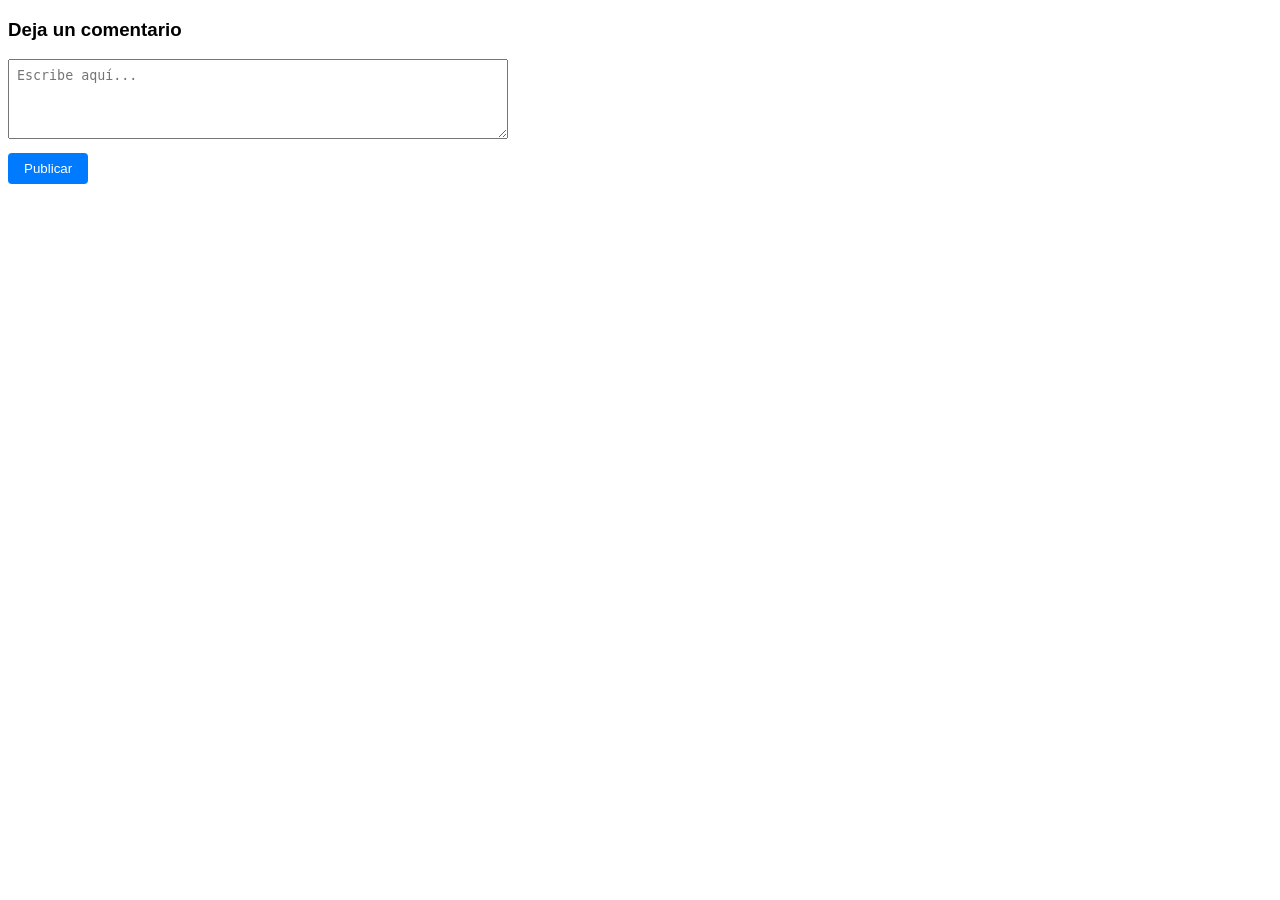
<file: opiniones/index.html>
<!DOCTYPE html>
<html lang="es">
<head>
  <meta charset="UTF-8">
  <title>Sección de Comentarios</title>
  <style>
    .comment-section { max-width: 500px; font-family: Arial, sans-serif; }
    #comment-input { width: 100%; height: 80px; margin-bottom: 10px; padding: 8px; box-sizing: border-box; }
    #submit-btn { padding: 8px 16px; background-color: #007bff; color: white; border: none; border-radius: 4px; cursor: pointer; }
    #submit-btn:hover { background-color: #0056b3; }
    .comment-box { background-color: #f8f9fa; padding: 12px; margin-top: 15px; border-left: 4px solid #007bff; border-radius: 4px; }
  </style>
</head>
<body>

  <div class="comment-section">
    <h3>Deja un comentario</h3>
    <textarea id="comment-input" placeholder="Escribe aquí..."></textarea>
    <button id="submit-btn">Publicar</button>
    <div id="comments-list"></div>
  </div>

  <script>
    document.getElementById('submit-btn').addEventListener('click', function(event) {
      event.preventDefault(); // Evita recargas si está dentro de un formulario
      const input = document.getElementById('comment-input');
      const commentText = input.value.trim();

      if (commentText !== "") {
        const commentsList = document.getElementById('comments-list');
        const newComment = document.createElement('div');
        newComment.className = 'comment-box';
        newComment.innerText = commentText;
        
        commentsList.prepend(newComment);
        input.value = "";
      }
    });
  </script>
</body>
</html>
</file>
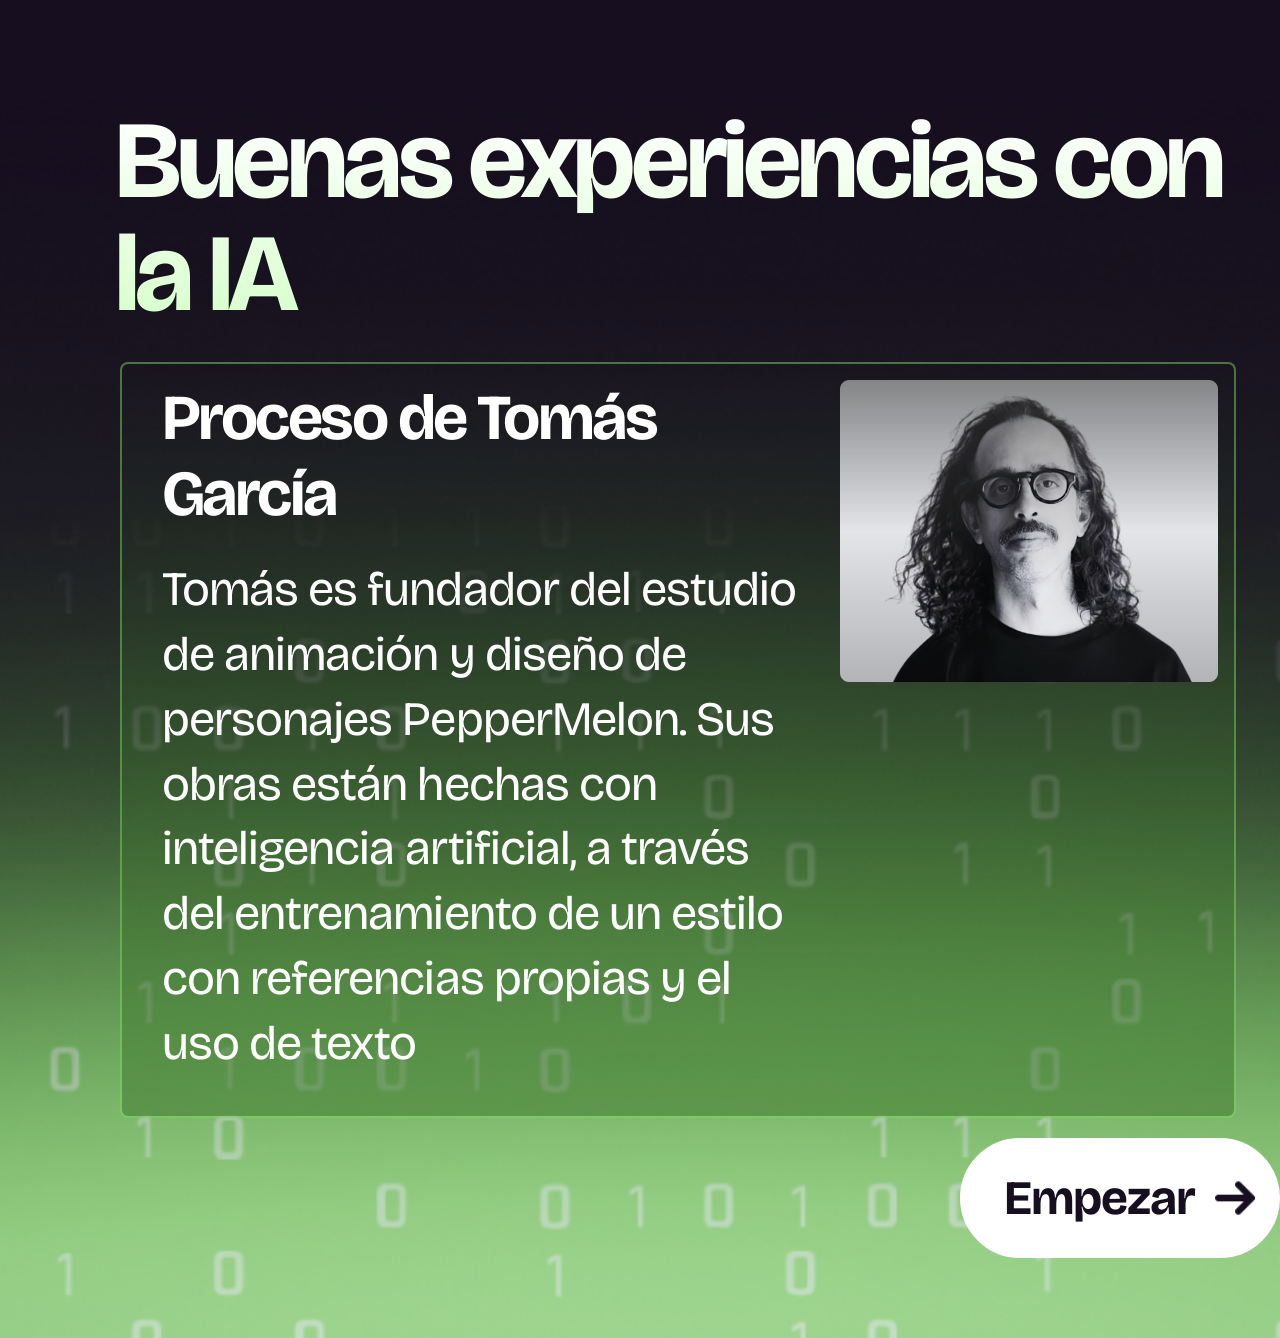
<file: nucleo3/nucleo3.1.html>
<!DOCTYPE html>
<html lang="en">
<head>
    <meta charset="UTF-8">
    <meta name="viewport" content="width=device-width, initial-scale=1.0">

    <title>¿Cómo pasa una IA de del ruido a una imagen?</title>

    <link rel="preconnect" href="https://fonts.googleapis.com">
    <link rel="preconnect" href="https://fonts.gstatic.com" crossorigin>
    <link href="https://fonts.googleapis.com/css2?family=Bricolage+Grotesque:opsz,wght@12..96,200..800&display=swap" rel="stylesheet">

    <link rel="stylesheet" href="./estilo.css">

    <link rel="stylesheet" href="nucleo3.2.html">


</head>
<body>

    <div class="pantalla4">

    <div class="columna-texto">
        <header>
            <h1 class="titulo-degradado">Buenas experiencias con la IA</h1>
        </header>
            <main class="tarjeta">
                <div class="seguidillaTarjetas">
                <div class="tarjetaDegradadoVerde">
                    <div class="textoIzq">
                    <h4>Proceso de Tomás García</h4>
                    <p>Tomás es fundador del estudio de animación y diseño de personajes PepperMelon. Sus obras están hechas con inteligencia artificial, a través del entrenamiento de un estilo con referencias propias y el uso de texto</p>
                    </div>
                    <img src="img/obras-tomas-garcia.png" alt="" class = "imgTomasG">
                </div>
                </div>
            </main>
        <footer>
            <a href="nucleo3.2.html" class="boton1">
                Empezar
                <img src="img/Flecha derecha.png" alt="">
            </a>


            
        </footer>
    </div>


</div>


</body>
</html>
</file>
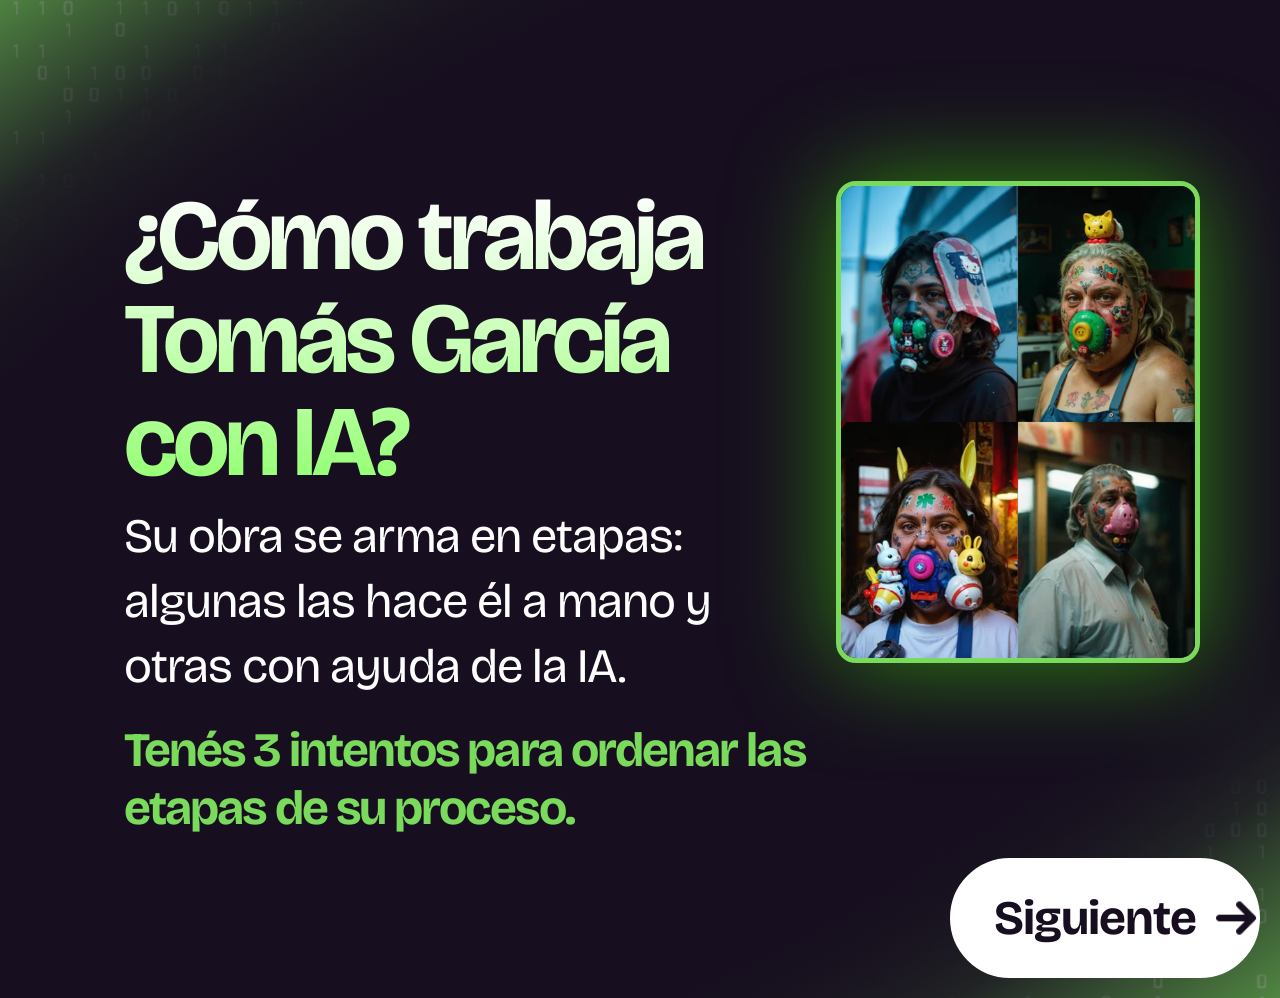
<file: nucleo3/nucleo3.2.html>
<!DOCTYPE html>
<html lang="en">
<head>
    <meta charset="UTF-8">
    <meta name="viewport" content="width=device-width, initial-scale=1.0">

    <title>¿Cómo pasa una IA de del ruido a una imagen?</title>

    <link rel="preconnect" href="https://fonts.googleapis.com">
    <link rel="preconnect" href="https://fonts.gstatic.com" crossorigin>
    <link href="https://fonts.googleapis.com/css2?family=Bricolage+Grotesque:opsz,wght@12..96,200..800&display=swap" rel="stylesheet">

    <link rel="stylesheet" href="./estilo.css">

    <link rel="stylesheet" href="nucleo3.3.html">


</head>
<body class="bodynucleo2">
<style>



</style>
    <div class="pantalla4">

    <div class="columna-texto">
        <header>

        </div>
        </header>
            <main>
            <div class="contenTituloImagen">
                    <div class="textoIzq">
                    <h1 class="titulo-degradado3">¿Cómo trabaja Tomás García con IA?</h1>
                    <p>Su obra se arma en etapas: algunas las hace él a mano y otras con ayuda de la IA.</p>
                    <h3 class="resaltado1">Tenés 3 intentos para ordenar las etapas de su proceso.</h3>
                    </div>
            
                <img src="img/tomas-garcia-ejemplos.png" alt="" class = "ejTomasG">
            </main>
            </div>
        <footer>
            <a href="nucleo3.3.html" class="boton1">
                Siguiente
                <img src="img/Flecha derecha.png" alt="">
            </a>


            
        </footer>
    </div>


</div>


</body>
</html>
</file>
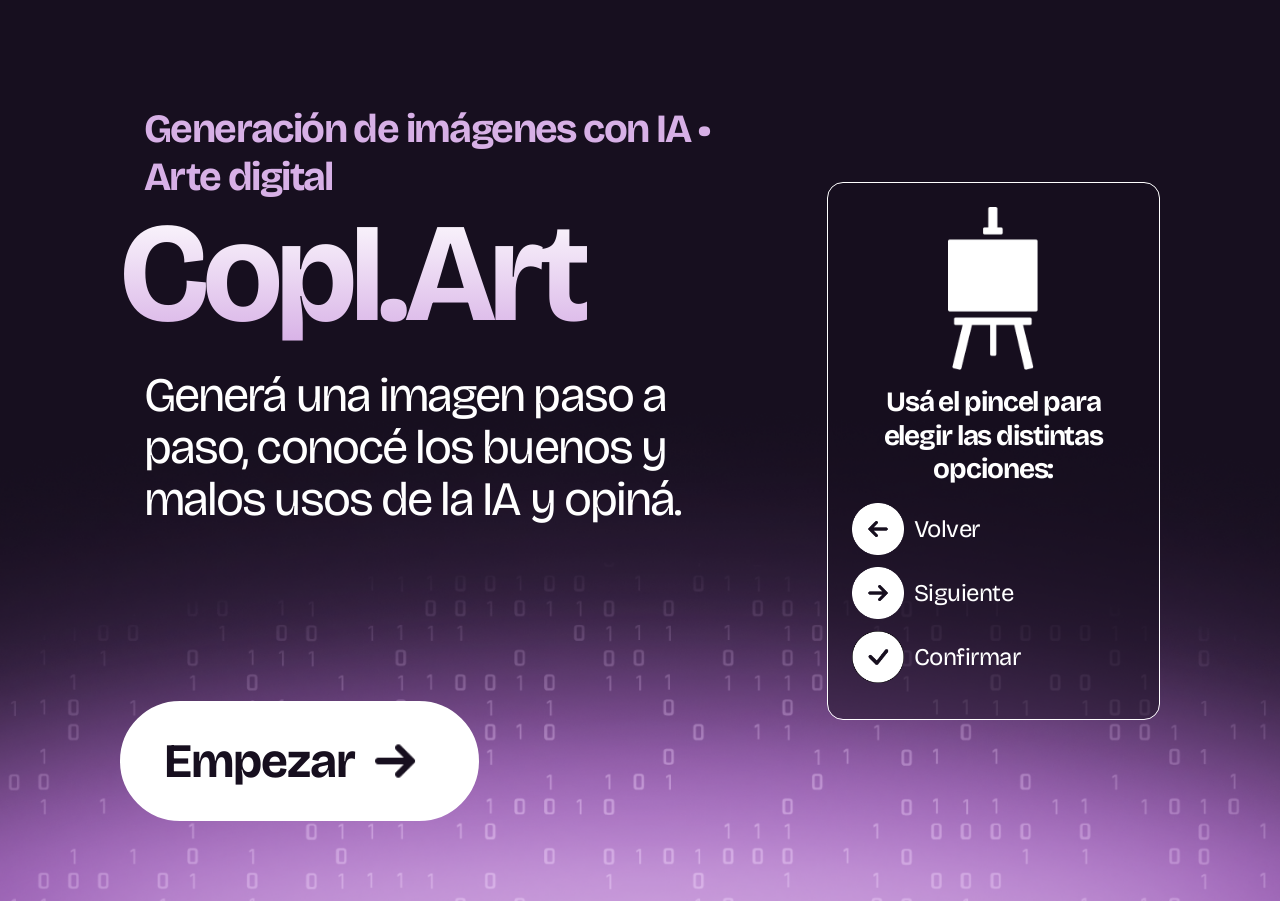
<file: infografia4-main/taller tpfinal/nucleo1/nucleo1.1.html>
<!DOCTYPE html>
<html lang="en">
<head>
    <meta charset="UTF-8">
    <meta name="viewport" content="width=device-width, initial-scale=1.0">

    <title>Generación de imágenes con IA • Arte digital</title>

    <link rel="preconnect" href="https://fonts.googleapis.com">
    <link rel="preconnect" href="https://fonts.gstatic.com" crossorigin>
    <link href="https://fonts.googleapis.com/css2?family=Bricolage+Grotesque:opsz,wght@12..96,200..800&display=swap" rel="stylesheet">

    <link rel="stylesheet" href="./estilo.css">

    <link rel="stylesheet" href="nucleo1.2.html">


</head>
<body>

    <div class="pantalla1">

    <div class="columna-texto">

        <header>
            <h4 class="resaltado1">Generación de imágenes con IA • Arte digital</h4>
            <h1 class="titulo-degradado2">CopI.Art</h1>
            <h2 class="subtitulo">Generá una imagen paso a paso, conocé los buenos y malos usos de la IA y opiná.</h2>
        </header>

        <footer>
            <a href="nucleo1.2.html" class="boton1">
                Empezar
                <img src="img/Flecha derecha.png" alt="">
            </a>
        </footer>

    </div>

    <main class="tarjeta">
        <div class="contenedorTarjeta">
            <img src="img/atril.png" alt="atril" class="imgAtril">
            <h4>Usá el pincel para elegir las distintas opciones:</h4>

            <div class="opciones">
                <img src="img/Botón Volver.png" alt="Volver">
                <p>Volver</p>
            </div>

            <div class="opciones">
                <img src="img/Botón Avanzar.png" alt="Avanzar">
                <p>Siguiente</p>
            </div>

            <div class="opciones">
                <img src="img/Botón Confirmar RONDA 1.png" alt="Confirmar">
                <p>Confirmar</p>
            </div>
        </div>
    </main>

</div>


</body>
</html>
</file>
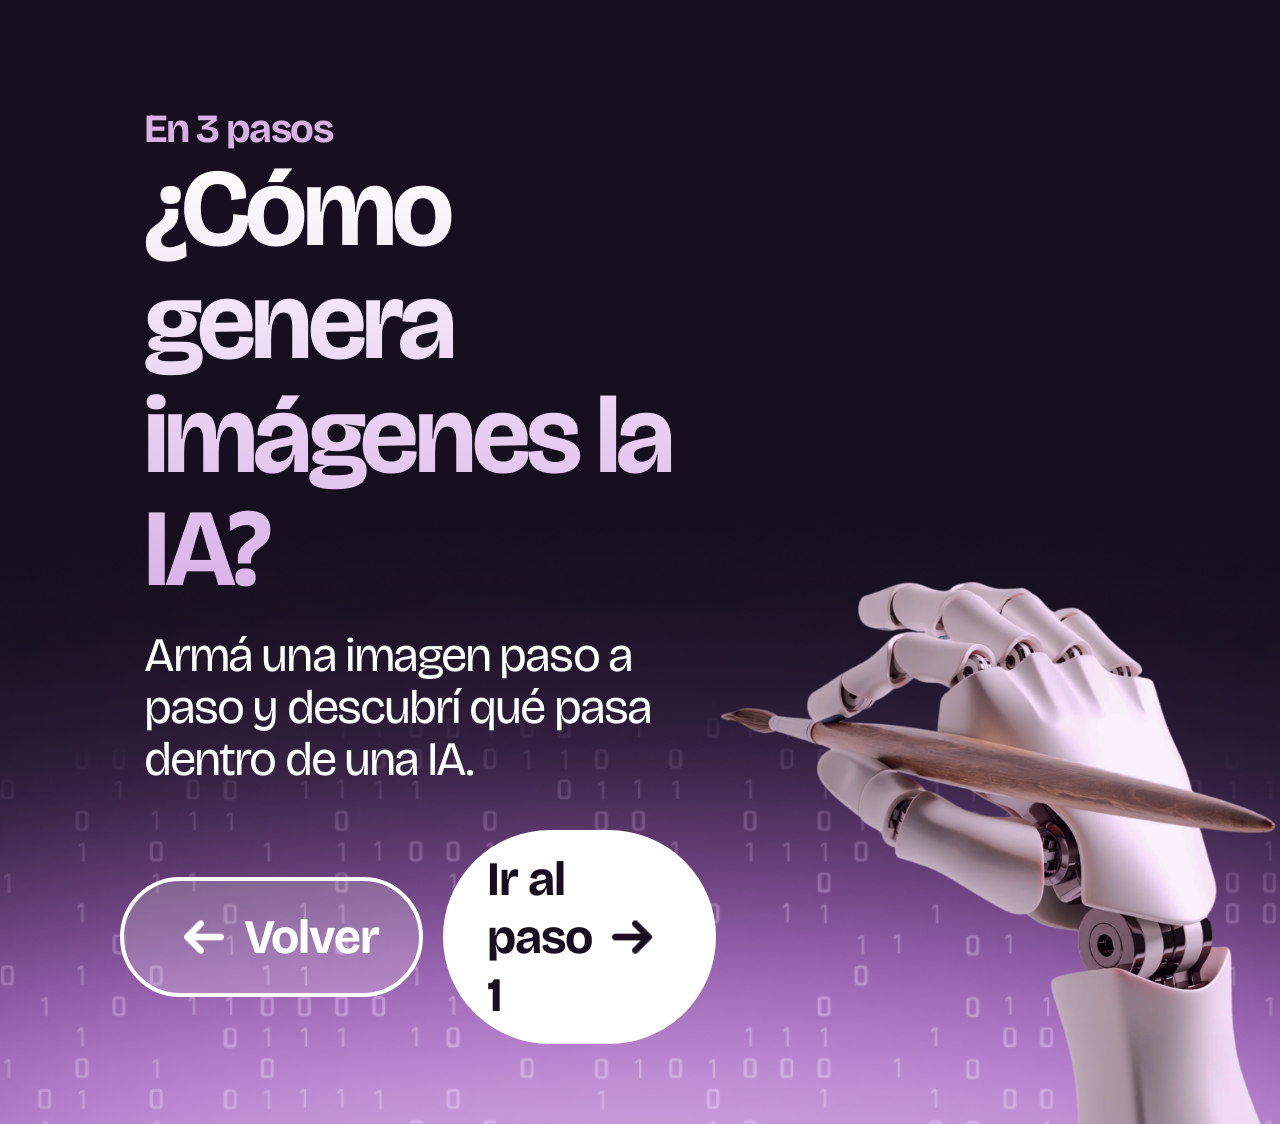
<file: infografia4-main/taller tpfinal/nucleo1/nucleo1.2.html>
<!doctype html>
<html lang="en">
  <head>
    <meta charset="UTF-8" />
    <meta name="viewport" content="width=device-width, initial-scale=1.0" />

    <title>Generación de imágenes con IA • Arte digital</title>

    <link rel="preconnect" href="https://fonts.googleapis.com" />
    <link rel="preconnect" href="https://fonts.gstatic.com" crossorigin />
    <link
      href="https://fonts.googleapis.com/css2?family=Bricolage+Grotesque:opsz,wght@12..96,200..800&display=swap"
      rel="stylesheet"
    />

    <link rel="stylesheet" href="./estilo.css" />

    <link rel="stylesheet" href="nucleo1.1.html" />
  </head>
  <body>
    <div class="pantalla2">
      <div class="columna-texto">
        <header>
          <h4 class="resaltado1">En 3 pasos</h4>
          <h1 class="titulo-degradado">¿Cómo genera imágenes la IA?</h1>
          <h2 class="subtitulo">
            Armá una imagen paso a paso y descubrí qué pasa dentro de una IA.
          </h2>
        </header>

        <footer>
          <a href="nucleo1.1.html" class="boton2">
            <img src="img/Flecha izquierda.png" alt="" />
            Volver
          </a>
          <a href="paso1-prompt.html" class="boton1">
            Ir al paso 1
            <img src="img/Flecha derecha.png" alt="" />
          </a>
        </footer>
      </div>

      <main>
        <img src="img/Mano.png" alt="mano" class="imgMano" />
      </main>
    </div>
  </body>
</html>
</file>
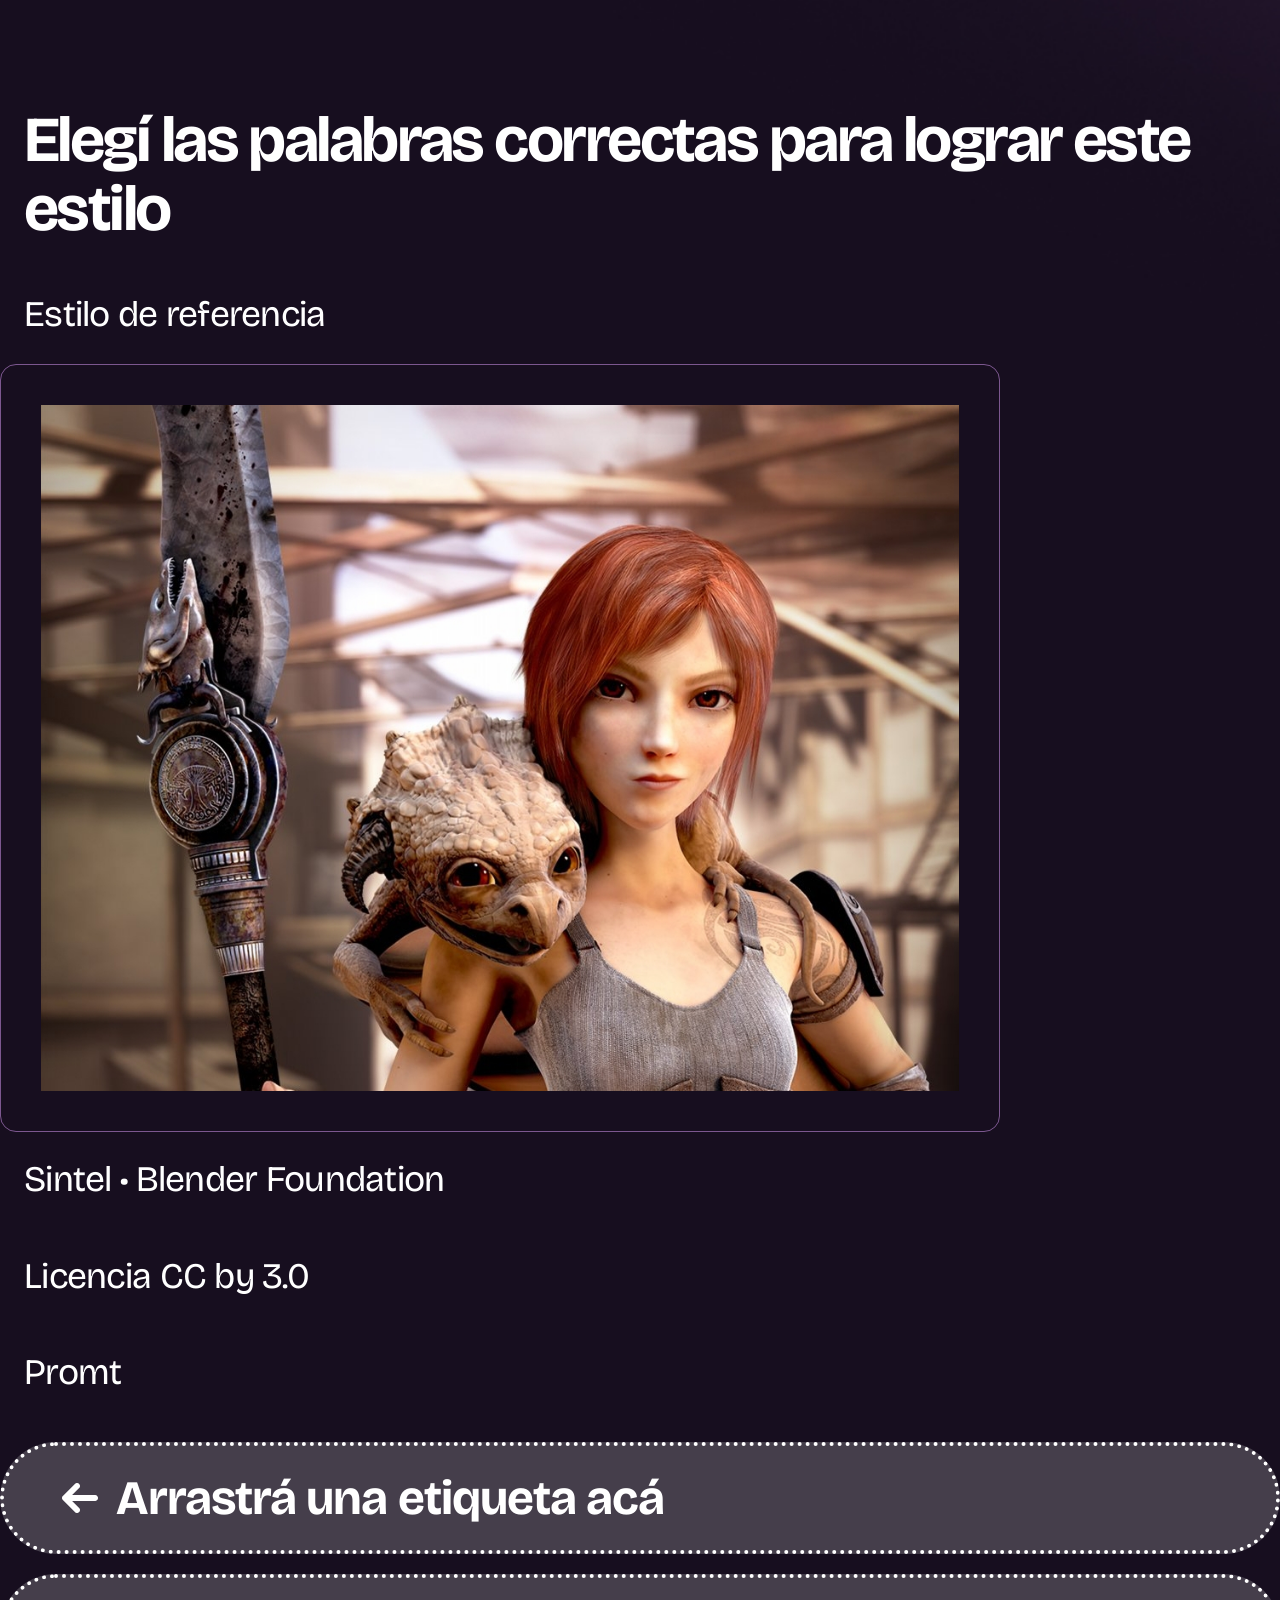
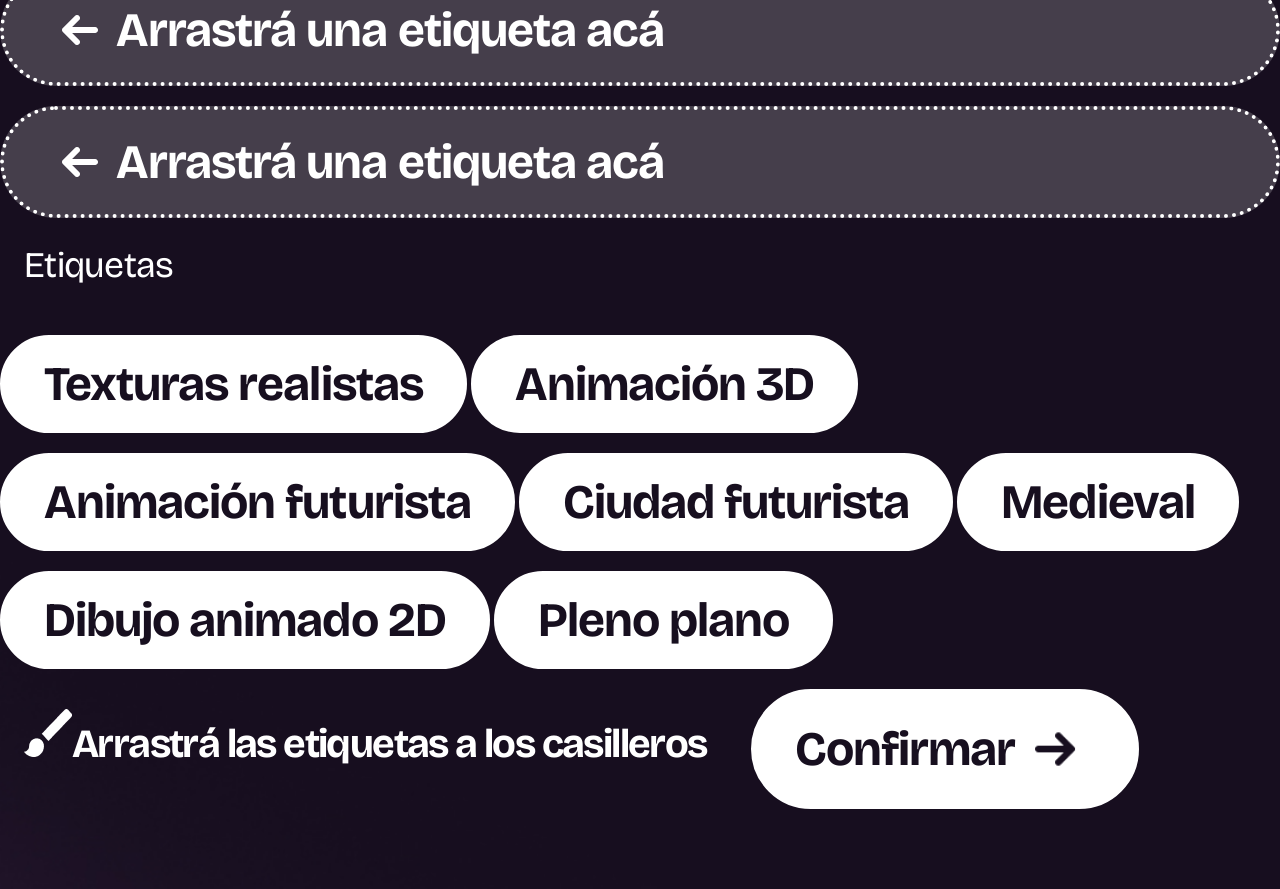
<file: infografia4-main/taller tpfinal/nucleo1/nucleo1.3.html>
<!doctype html>
<html lang="en">
  <head>
    <meta charset="UTF-8" />
    <meta name="viewport" content="width=device-width, initial-scale=1.0" />

    <title>Generación de imágenes con IA • Arte digital</title>

    <link rel="preconnect" href="https://fonts.googleapis.com" />
    <link rel="preconnect" href="https://fonts.gstatic.com" crossorigin />
    <link
      href="https://fonts.googleapis.com/css2?family=Bricolage+Grotesque:opsz,wght@12..96,200..800&display=swap"
      rel="stylesheet"
    />

    <link rel="stylesheet" href="./estilo.css" />
    <link rel="stylesheet" href="nucleo1.1.html" />
  </head>
  <body class="fondito">
    <div class="pantalla3">
      <div class="columna-texto">
        <header>
          <h2>Elegí las palabras correctas para lograr este estilo</h2>
        </header>

        <p>Estilo de referencia</p>
        <img src="img/modelo3d.jpg" class="contenedorPromt" alt="Modelo 3D" />
        <p>Sintel • Blender Foundation</p>
        <p>Licencia CC by 3.0</p>

        <p>Promt</p>

        <div class="casillero">
          <img src="img/Flecha izquierda.png" alt="" />
          Arrastrá una etiqueta acá
        </div>
        <div class="casillero">
          <img src="img/Flecha izquierda.png" alt="" />
          Arrastrá una etiqueta acá
        </div>
        <div class="casillero">
          <img src="img/Flecha izquierda.png" alt="" />
          Arrastrá una etiqueta acá
        </div>

        <p>Etiquetas</p>
        <div>
          <div class="boton1">Texturas realistas</div>
          <div class="boton1">Animación 3D</div>
          <div class="boton1">Animación futurista</div>
          <div class="boton1">Ciudad futurista</div>
          <div class="boton1">Medieval</div>
          <div class="boton1">Dibujo animado 2D</div>
          <div class="boton1">Pleno plano</div>
        </div>

        <footer>
          <h4>
            <img src="img/pincel.png" alt="" />Arrastrá las etiquetas a los
            casilleros
          </h4>
          <a href="nucleo1.4.html" class="boton1">
            Confirmar
            <img src="img/Flecha derecha.png" alt="" />
          </a>
        </footer>
      </div>
    </div>
  </body>
</html>
</file>
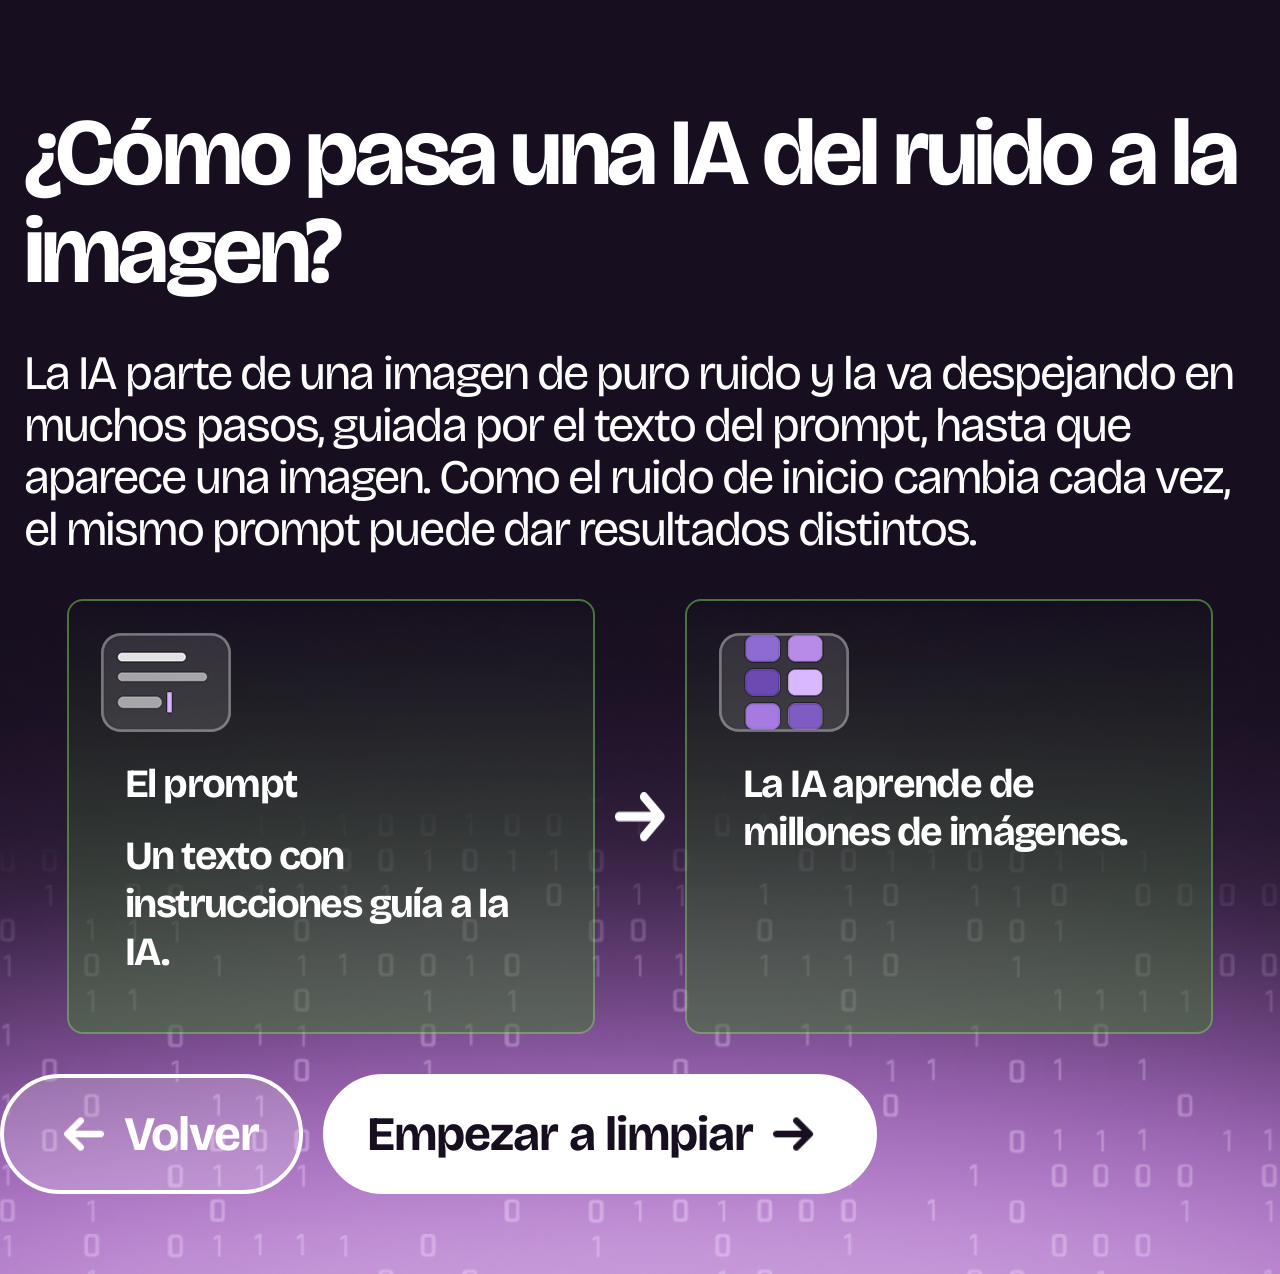
<file: infografia4-main/taller tpfinal/nucleo1/nucleo1.X.html>
<!DOCTYPE html>
<html lang="en">
<head>
    <meta charset="UTF-8">
    <meta name="viewport" content="width=device-width, initial-scale=1.0">

    <title>¿Cómo pasa una IA de del ruido a una imagen?</title>

    <link rel="preconnect" href="https://fonts.googleapis.com">
    <link rel="preconnect" href="https://fonts.gstatic.com" crossorigin>
    <link href="https://fonts.googleapis.com/css2?family=Bricolage+Grotesque:opsz,wght@12..96,200..800&display=swap" rel="stylesheet">

    <link rel="stylesheet" href="./estilo1.5.css">

    <link rel="stylesheet" href="nucleo1.1.html">


</head>
<body>

    <div class="pantalla4">

    <div class="columna-texto">
        <header>
            <h1 class="titulo">¿Cómo pasa una IA del ruido a la imagen?</h1>
        </header>
            <h2 class="subtitulo">
                 La IA parte de una imagen de puro ruido y la va despejando en muchos pasos, guiada por el texto del prompt, hasta que aparece una imagen. Como el ruido de inicio cambia cada vez, el mismo prompt puede dar resultados distintos.
            </h2>
            <main class="tarjeta">
                <div class="seguidillaTarjetas">
                <div class="tarjetaDegradadoVerde">
                    <img src="img/image 26.png" alt="">
                    <h4 class="tituloImagen">El prompt</h4>
                    <h4>Un texto con instrucciones guía a la IA.</h4>
                </div>
                
                <img src="img/Flecha derecha B.png" alt="" class = "flechaTarjeta">


                <div class="tarjetaDegradadoVerde">
                    <img src="img/image 27.png" alt="">
                    <h4>La IA aprende de millones de imágenes.</h4>
                </div>
                </div>
            </main>
        <footer>
            <a href="nucleo1.1.html" class="boton2">
                <img src="img/Flecha izquierda.png" alt="">
                Volver
            </a>
            <a href="nucleo1.3.html" class="boton1">
                Empezar a limpiar
                <img src="img/Flecha derecha.png" alt="">
            </a>


            
        </footer>
    </div>


</div>


</body>
</html>
</file>
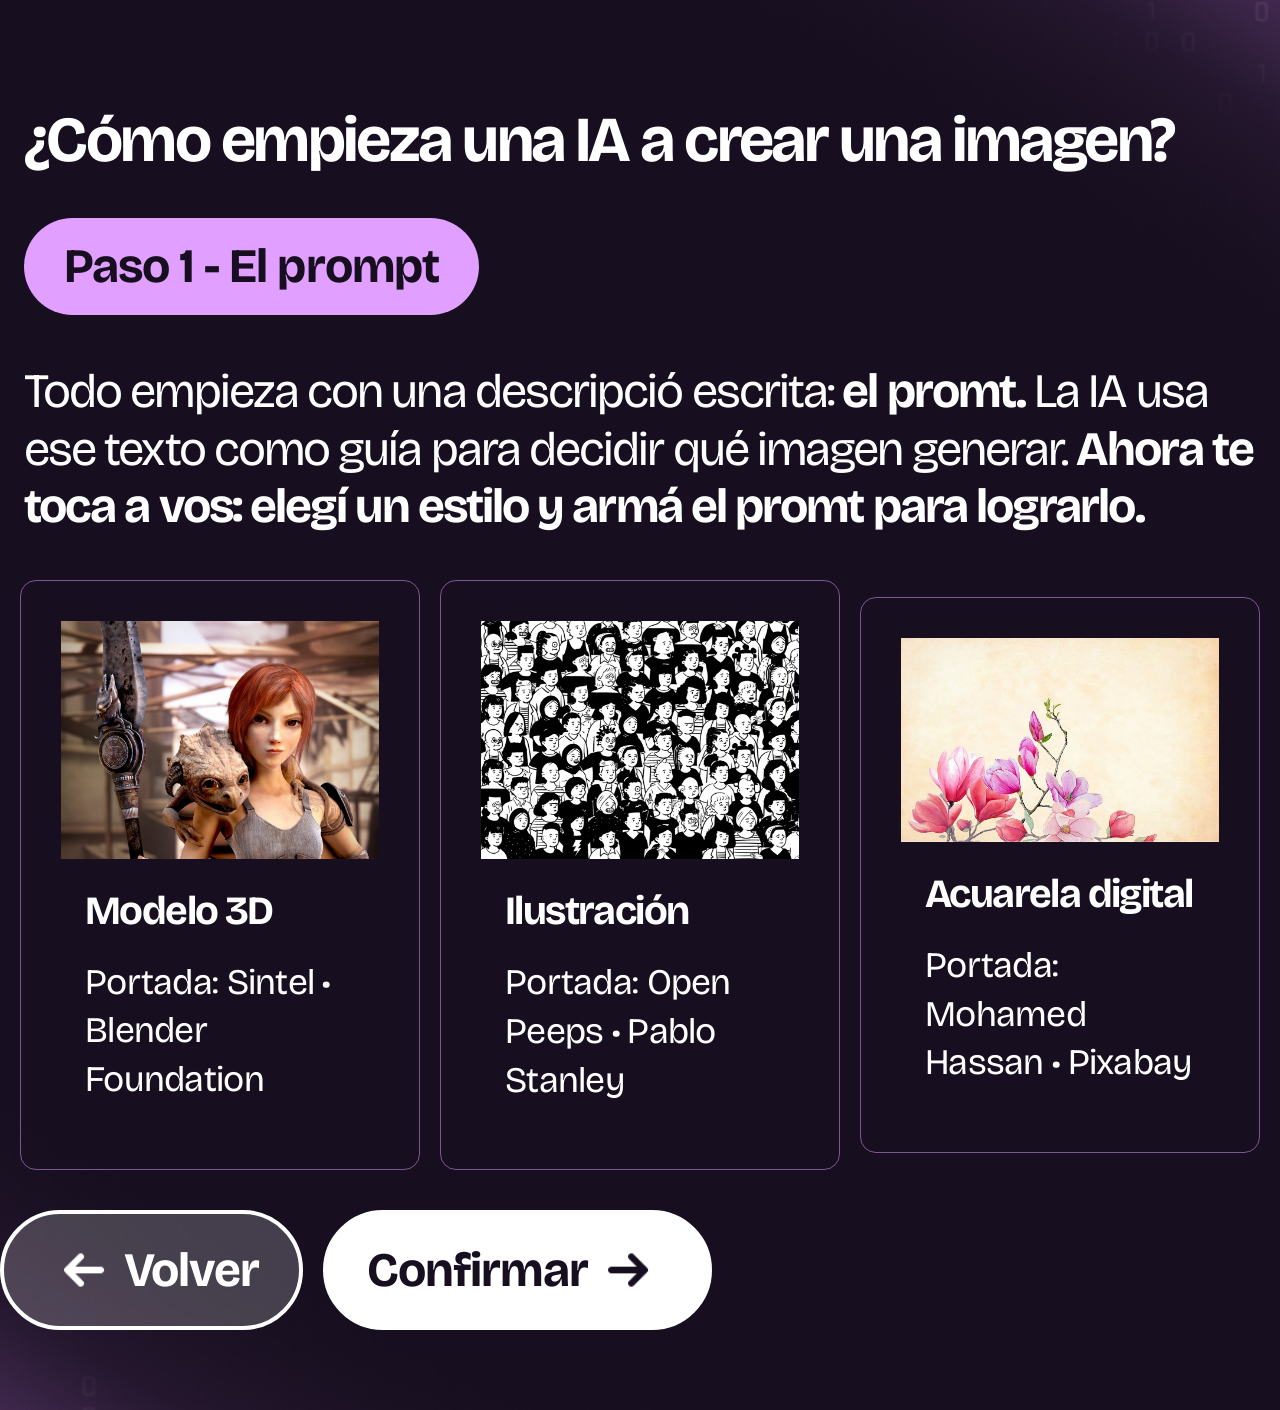
<file: infografia4-main/taller tpfinal/nucleo1/paso1-prompt.html>
<!doctype html>
<html lang="en">
  <head>
    <meta charset="UTF-8" />
    <meta name="viewport" content="width=device-width, initial-scale=1.0" />

    <title>Generación de imágenes con IA • Arte digital</title>

    <link rel="preconnect" href="https://fonts.googleapis.com" />
    <link rel="preconnect" href="https://fonts.gstatic.com" crossorigin />
    <link
      href="https://fonts.googleapis.com/css2?family=Bricolage+Grotesque:opsz,wght@12..96,200..800&display=swap"
      rel="stylesheet"
    />

    <link rel="stylesheet" href="./estilo.css" />

    <link rel="stylesheet" href="nucleo1.1.html" />
  </head>
  <body class="fondito">
    <div class="pantalla3">
      <div class="columna-texto">
        <header>
          <h2>¿Cómo empieza una IA a crear una imagen?</h2>
          <p class="pasitoapasito">Paso 1 - El prompt</p>
          <h3 class="subtitulo">
            Todo empieza con una descripció escrita: <b> el promt.</b>

            La IA usa ese texto como guía para decidir qué imagen generar.

            <b>
              Ahora te toca a vos: elegí un estilo y armá el promt para
              lograrlo.</b
            >
          </h3>
        </header>

        <main class="tarjeta-2">
          <div class="contenedorPromt" max-width="100%">
            <img src="img/modelo3d.jpg" alt="Modelo 3D" />
            <h4>Modelo 3D</h4>
            <p>Portada: Sintel • Blender Foundation</p>
          </div>

          <div class="contenedorPromt" max-width="100%">
            <img src="img/ilustracion.jpg" alt="Ilustración" />
            <h4>Ilustración</h4>
            <p>Portada: Open Peeps • Pablo Stanley</p>
          </div>

          <div class="contenedorPromt" max-width="100%">
            <img src="img/acuarela.jpg" alt="Acuarela" />
            <h4>Acuarela digital</h4>
            <p>Portada: Mohamed Hassan • Pixabay</p>
          </div>
        </main>

        <footer>
          <a href="nucleo1.1.html" class="boton2">
            <img src="img/Flecha izquierda.png" alt="" />
            Volver
          </a>
          <a href="nucleo1.3.html" class="boton1">
            Confirmar
            <img src="img/Flecha derecha.png" alt="" />
          </a>
        </footer>
      </div>
    </div>
  </body>
</html>
</file>
<file: nucleo3/estilo.css>
html {
    background-color: #170F1F;
    
}

html, body{
    min-height: 100vh;
    margin: 0;
}



body {
    margin: 0;
    max-width: 100%;
    overflow-x: hidden;
    padding-top: 1px;
    position: relative;

    background-image: url(../nucleo3/img/degradVerde.png);
    background-size: cover;
    background-position: center;
    background-repeat: no-repeat;
    

}

.bodynucleo2 {
    background-image: url(../nucleo3/img/Verde\ dual\ 1.png);
    background-size: cover;
    background-position: center;
    background-repeat: no-repeat;

}


/*
========================================
            TIPOGRAFIAS
========================================
*/


h1 {
    font-family: "Bricolage Grotesque", sans-serif;
    font-optical-sizing: auto;
    font-weight: 700;
    font-size: clamp(2rem, 7.4vw, 96px);
    line-height: 1.03;
    text-align: left;
    letter-spacing: -0.04em;
    margin: 100px;
    
    
}

h2 {
    font-family: "Bricolage Grotesque", sans-serif;
    font-optical-sizing: auto;
    font-weight: 700;
    font-size: 64px;
    line-height: 1.08;
    text-align: left;
    letter-spacing: -0.04em;
}

h3{
    font-family: "Bricolage Grotesque", sans-serif;
    font-optical-sizing: auto;
    font-weight: 700;
    font-size: 48px;
    line-height: 1.2;
    text-align: left;
    letter-spacing: -0.04em;
}

h4{
    font-family: "Bricolage Grotesque", sans-serif;
    font-optical-sizing: auto;
    font-weight: 700;
    font-size: 40px;
    line-height: 1.2;
    text-align: left;
    letter-spacing: -0.04em;
}

p, ol, li{
    font-family: "Bricolage Grotesque", sans-serif;
    font-optical-sizing: auto;
    font-weight: 400;
    font-size: 36px;
    line-height: 1.35;
    text-align: left;
    letter-spacing: -0.02em;
}

h1, h2, h3, h4, h5, p, ol, li{
    color: #FFFFFF;
    margin: 24px;
}

h5{
    display: inline-flex;
    font-family: "Bricolage Grotesque", sans-serif;
    font-optical-sizing: auto;
    font-weight: 700;
    font-size: 40px;
    line-height: 0.5;
    text-align: left;
    letter-spacing: -0.04em;
    
}

.textoIzq{
    flex: 1;
}

.textoIzq h4{
margin-top: 0; 
font-size: 64px;
}

.textoIzq p{
  margin-top: 0; 
  font-size: 48px;
}

.textoIzDer{
    display: flex;
  justify-content: space-between; /* Envía el primer elemento a la izquierda y el último a la derecha */

}


/*
===========================================================
                VARIAION DE TIPOGRAFIAS
===========================================================
*/

.titulo-degradado{

    font-size: 110px;

    background: linear-gradient(to bottom, #FFFFFF, #d6ffca);
    color: transparent;
    background-clip: text;
    -webkit-background-clip: text;
    margin-bottom: 10px;
    margin-left: 115px;
}

.titulo-degradado2 {
    font-size: clamp(4rem, 11vw, 170px);
    background: linear-gradient(to bottom, #FFFFFF, #79DA5B);
    color: transparent;
    background-clip: text;
    -webkit-background-clip: text;
    margin: 0 0 24px;
}

.titulo-degradado3 {

    font-size: 100px;

    background: linear-gradient(to bottom, #FFFFFF, #92ff70);
    color: transparent;
    background-clip: text;
    -webkit-background-clip: text;
    margin-bottom: 10px;
}


.resaltado1{

    margin-bottom: 0px;

    color: #79DA5B
}

/*
========================================
                HEADER
========================================
*/

header{
    
}


/*
========================================
            TARJETAS
========================================
*/

.game-container {
    text-align: center;
    padding: 30px;
    border-radius: 10px;
    box-shadow: 0 4px 10px rgba(0,0,0,0.1);
    min-width: 400px;

    border-radius: 8px;
    border: 2px solid #79DA5B80;
    flex-direction: row;
    margin-left: 100px;
    padding: 16px;



    justify-content: center;

    width: 90%;
    max-width: 90%;
    height: 20%;
    max-height: 100%;
    box-sizing: border-box;
    
    background: linear-gradient(to bottom, #170F1F00, #3f772e88);
    

    background-origin: border-box;
    -webkit-background-origin: border-box;
    background-clip: padding-box, border-box;
    -webkit-background-clip: padding-box, border-box;

}

.items-container, .slots-container {
    display: flex;
    justify-content: center;
    gap: 15px;
    margin: 20px 0;
    min-height: 80px;
    padding: 15px;
}

.items-container {
    border-radius: 8px;
}

/* Estilos de los objetos que se arrastran */
.draggable {
    width: 396px;
    height: 238px;
    color: white;
    font-size: 24px;
    font-weight: bold;
    display: flex;
    justify-content: center;
    align-items: center;
    border-radius: 8px;
    cursor: grab;
    user-select: none;
    box-shadow: 0 4px 6px rgba(0,0,0,0.2);
}

.drag-image {
    width: 100%;
    height: 100%;
    object-fit: contain; /* Evita que la imagen se deforme */
    pointer-events: none; /* Muy importante: evita que el navegador intente arrastrar la imagen en vez de la caja contenedora */
    border-radius: 8px; /* Opcional, por si tienen fondo */
}

.draggable:active {
    cursor: grabbing;
}

.hide {
    opacity: 0.2;
}

/* ESTILOS DE LAS CASILLAS DE DESTINO */
.slot {
    width: 396px;
    height: 238px;
    border: 3px dashed #6c757d; /* Borde punteado oscuro */
    background-color: #302f2f; /* Fondo claro para que se vean vacías */
    border-radius: 8px;
    filter: opacity(50%);
    display: flex;
    justify-content: center;
    align-items: center;
    transition: background-color 0.3s, border-color 0.3s;
}

.slot.hovered {
    background-color: #e3f2fd;
    border-color: #007bff;
    border-style: solid;
}

#message {
    font-size: 1.2rem;
    font-weight: bold;
    min-height: 24px;
    margin-top: 15px;
}


.tarjeta{
    display: flex;
    flex-direction: column;
    align-items: center;
    justify-content: center;
    gap: 20px;
    padding: 20px;
}

img{
    max-width: 100%;
    height: auto;
    vertical-align: right;
}

.contenedorTarjeta{
    border-radius: 16px;
    border: 1px solid #ffffff;

    padding: 32px;

    width: 100%;
    max-width: 528px;
    box-sizing: border-box;

    background-color: rgba(23, 15, 31, 50%);
    

    

    background-origin: border-box;
    -webkit-background-origin: border-box;
    background-clip: padding-box, border-box;
    -webkit-background-clip: padding-box, border-box;
}

.seguidillaTarjetas {
    display: flex;
    flex-direction: row;
    gap: 20px;
}

.tarjetaDegradadoVerde { /*nuevo*/
    border-radius: 8px;
    border: 2px solid #79DA5B80;
    flex-direction: row;
    margin-left: 100px;
    padding: 16px;



    display: flex;
    justify-content: center;

    width: 90%;
    max-width: 90%;
    height: 20%;
    max-height: 100%;
    box-sizing: border-box;
    
    background: linear-gradient(to bottom, #170F1F00, #3f772e88);
    

    background-origin: border-box;
    -webkit-background-origin: border-box;
    background-clip: padding-box, border-box;
    -webkit-background-clip: padding-box, border-box;
}

.contenedorTarjeta img {
    max-width: 100%;
    
}

.contenTituloImagen {
  display: flex;
  justify-content: space-between; /* Envía el primer elemento a la izquierda y el último a la derecha */
  align-items: flex-start; /* Alinea los elementos arriba */
  margin-left: 100px;
}

.imgTomasG{
    width: 35%;
    height: 35%; 
    border-radius: 4px;
}

.ejTomasG{
    width: 30%;
    height: 30%;
    margin-right: 80px;
    margin-top: 20px;
    border-radius: 20px;
    box-shadow: 0px 0px 100px rgba(72, 253, 0, 0.5);
    border: 5px solid #79DA5B;

}

.flechaTarjeta {
    width: 50px;
    height: 50px;
    align-self: center;
}

.imgAtril{
    display: block;
    margin: 0 auto;
    max-width: 100%;
}

.imgMano{
    max-width: 100%;
}

.opciones{
    display: flex;
    
    align-items: center;
    gap: 10px;
    
}

.opciones img{
    width: 80px;
    height: 80px;
}

.tamanoIcono{
    width: 20%;
    height: 20%;
}

/*
========================================
            PANTALLAS
========================================
*/

.pantalla1 {
    display: grid;
    grid-template-columns: 2fr 1fr;   
    align-items: stretch;              
    min-height: 100vh;
    gap: 40px;
    padding: 0 120px;
    box-sizing: border-box;
}

.pantalla1 .tarjeta {
    padding: 0;
    justify-content: center;
}



.contenedorTarjeta {
    max-width: 400px;
    padding: 24px;
}

.contenedorTarjeta h4 {
    font-size: 28px;
    text-align: center;        /* en la referencia el texto está centrado */
    margin: 16px 0;
}

.contenedorTarjeta p {
    font-size: 24px;
    margin: 0;
}

.contenedorTarjeta .opciones {
    margin-bottom: 12px;
}

.contenedorTarjeta .opciones img {
    width: 52px;
    height: 52px;
}

.imgAtril {
    width: 90px;               /* el atril es chico en la referencia */
}


/*
========================================
            PANTALLA 2 MANO
========================================
*/

.pantalla2 {
    display: grid;
    grid-template-columns: 1fr 1fr;
    min-height: 100vh;
    padding: 0 0 0 120px;      
    box-sizing: border-box;
}

.columna-texto {
    display: flex;
    flex-direction: column;
    justify-content: space-between;   
    padding: 80px 0;
}

.columna-texto footer {
    display: flex;
    align-items: center;       
    gap: 20px;
    padding: 0;
}

.pantalla2 main {
    align-self: end;           
    justify-self: end;         
}

.imgMano {
    display: block;            
    max-width: 100%;
    height: auto;
}

.subtitulo {
    font-weight: 400;          
    font-size: 48px;
}







footer{
    padding: 20px;
}

/*
========================================
            BOTONES
========================================
*/


.boton1 {
    display: inline-flex;       
    align-items: center;
    gap: 0px;                  

    padding: 16px 40px;         
    margin-left: 75%;
    background-color: #ffffff;
    border: #ffffff;
    border-style: solid;
    border-width: 4px;               
    border-radius: 200px;       
    cursor: pointer;

    font-family: "Bricolage Grotesque", sans-serif;
    font-weight: 700;
    font-size: 48px;
    letter-spacing: -0.02em;
    color: #170F1F;    

    text-decoration: none;
    
}

.boton1 img {
    width: 80px;                
    height: 80px;
}


.boton2 {
    display: inline-flex;       
    align-items: center;
    gap: 0px;                  

    padding: 16px 40px;         
    margin-top: 20px;

    background-color: rgba(255, 255, 255, 20%);
    border: #ffffff;
    border-style: solid;
    border-width: 4px;               
    border-radius: 200px;       
    cursor: pointer;

    font-family: "Bricolage Grotesque", sans-serif;
    font-weight: 700;
    font-size: 48px;
    letter-spacing: -0.02em;
    color: #ffffff;    

    text-decoration: none;
    
}

.boton2 img {
    width: 80px;                
    height: 80px;
}
</file>
<file: infografia4-main/taller tpfinal/nucleo1/estilo.css>
html {
  background-color: #170f1f;
}

html,
body {
  min-height: 100vh;
  margin: 0;
}

body {
  margin: 0;
  max-width: 100%;
  overflow-x: hidden;
  padding-top: 1px;
  position: relative;

  background-image: url(../nucleo1/img/fondo1.png);
  background-size: cover;
  background-position: center;
  background-repeat: no-repeat;
}

/*
========================================
            TIPOGRAFIAS
========================================
*/

h1 {
  font-family: "Bricolage Grotesque", sans-serif;
  font-optical-sizing: auto;
  font-weight: 700;
  font-size: clamp(2rem, 7.4vw, 96px);
  line-height: 1.03;
  text-align: left;
  letter-spacing: -0.04em;
}

h2 {
  font-family: "Bricolage Grotesque", sans-serif;
  font-optical-sizing: auto;
  font-weight: 700;
  font-size: 64px;
  line-height: 1.08;
  text-align: left;
  letter-spacing: -0.04em;
}

h3 {
  font-family: "Bricolage Grotesque", sans-serif;
  font-optical-sizing: auto;
  font-weight: 700;
  font-size: 48px;
  line-height: 1.2;
  text-align: left;
  letter-spacing: -0.04em;
}

h4 {
  font-family: "Bricolage Grotesque", sans-serif;
  font-optical-sizing: auto;
  font-weight: 700;
  font-size: 40px;
  line-height: 1.2;
  text-align: left;
  letter-spacing: -0.04em;
}

p,
ol,
li {
  font-family: "Bricolage Grotesque", sans-serif;
  font-optical-sizing: auto;
  font-weight: 400;
  font-size: 36px;
  line-height: 1.35;
  text-align: left;
  letter-spacing: -0.02em;
}

h1,
h2,
h3,
h4,
p,
ol,
li {
  color: #ffffff;
  margin: 24px;
}

/*
===========================================================
                VARIACION DE TIPOGRAFIAS
===========================================================
*/

.titulo-degradado {
  font-size: 110px;

  background: linear-gradient(to bottom, #ffffff, #d7b0e6);
  color: transparent;
  background-clip: text;
  -webkit-background-clip: text;
  margin-top: 0px;
  margin-bottom: 24px;
}

.titulo-degradado2 {
  font-size: clamp(4rem, 11vw, 170px);
  background: linear-gradient(to bottom, #ffffff, #d7b0e6);
  color: transparent;
  background-clip: text;
  -webkit-background-clip: text;
  margin: 0 0 24px;
}

.resaltado1 {
  margin-bottom: 0px;

  color: #d7b0e6;
}

/*
========================================
                HEADER
========================================
*/

/*header {
}/*

/*
========================================
            TARJETAS
========================================
*/

.tarjeta {
  display: flex;
  flex-direction: column;
  align-items: center;
  justify-content: center;
  gap: 20px;
  padding: 20px;
}

.tarjeta-2 {
  display: flex;
  flex-direction: row;
  align-items: center;
  justify-content: center;
  gap: 20px;
  padding: 20px;
}

.contenedorTarjeta {
  border-radius: 16px;
  border: 1px solid #ffffff;

  padding: 32px;

  width: 100%;
  max-width: 528px;
  box-sizing: border-box;

  background-color: rgba(23, 15, 31, 50%);

  background-origin: border-box;
  -webkit-background-origin: border-box;
  background-clip: padding-box, border-box;
  -webkit-background-clip: padding-box, border-box;
}

.contenedorTarjeta img {
  max-width: 100%;
}

.imgAtril {
  display: block;
  margin: 0 auto;
  max-width: 100%;
}

.imgMano {
  max-width: 100%;
}

.opciones {
  display: flex;

  align-items: center;
  gap: 10px;
}

.opciones img {
  width: 80px;
  height: 80px;
}

/*
========================================
            PANTALLAS
========================================
*/

.pantalla1 {
  display: grid;
  grid-template-columns: 2fr 1fr;
  align-items: stretch;
  min-height: 100vh;
  gap: 40px;
  padding: 0 120px;
  box-sizing: border-box;
}

.pantalla1 .tarjeta {
  padding: 0;
  justify-content: center;
}

.contenedorTarjeta {
  max-width: 400px;
  padding: 24px;
}

.contenedorTarjeta h4 {
  font-size: 28px;
  text-align: center; /* en la referencia el texto está centrado */
  margin: 16px 0;
}

.contenedorTarjeta p {
  font-size: 24px;
  margin: 0;
}

.contenedorTarjeta .opciones {
  margin-bottom: 12px;
}

.contenedorTarjeta .opciones img {
  width: 52px;
  height: 52px;
}

.imgAtril {
  width: 90px; /* el atril es chico en la referencia */
}

/*
========================================
            PANTALLA 2 MANO
========================================
*/

.pantalla2 {
  display: grid;
  grid-template-columns: 1fr 1fr;
  min-height: 100vh;
  padding: 0 0 0 120px;
  box-sizing: border-box;
}

.columna-texto {
  display: flex;
  flex-direction: column;
  justify-content: space-between;
  padding: 80px 0;
}

.columna-texto footer {
  display: flex;
  align-items: center;
  gap: 20px;
  padding: 0;
}

.pantalla2 main {
  align-self: end;
  justify-self: end;
}

.imgMano {
  display: block;
  max-width: 100%;
  height: auto;
}

.subtitulo {
  font-weight: 400;
  font-size: 48px;
}

footer {
  padding: 20px;
}

/*
========================================
            PANTALLA 3 - PROMPT
========================================
*/

.fondito {
  margin: 0;
  max-width: 100%;
  overflow-x: hidden;
  padding-top: 1px;
  position: relative;

  background-image: url(../nucleo1/img/fondo3.jpg);
  background-size: cover;
  background-position: center;
  background-repeat: no-repeat;
}

.pasitoapasito {
  display: inline-flex;
  align-items: center;
  gap: 0px;

  padding: 16px 40px;
  margin-top: 20px;

  background-color: #e1a0ff;
  border-radius: 200px;

  font-family: "Bricolage Grotesque", sans-serif;
  font-weight: 700;
  font-size: 48px;
  letter-spacing: -0.02em;
  color: #170f1f;

  text-decoration: none;
}

.contenedorPromt {
  border-radius: 16px;
  border: 1px solid rgba(225, 160, 255, 0.5);
  padding: 40px;

  width: 100%;
  max-width: 1000px;
  box-sizing: border-box;

  background-origin: border-box;
  -webkit-background-origin: border-box;
  background-clip: padding-box, border-box;
  -webkit-background-clip: padding-box, border-box;
}

.contenedorPromt img {
  max-width: 100%;
}

/*
========================================
            BOTONES
========================================
*/

.boton1 {
  display: inline-flex;
  align-items: center;
  gap: 0px;

  padding: 16px 40px;
  margin-top: 20px;

  background-color: #ffffff;
  border: #ffffff;
  border-style: solid;
  border-width: 4px;
  border-radius: 200px;
  cursor: pointer;

  font-family: "Bricolage Grotesque", sans-serif;
  font-weight: 700;
  font-size: 48px;
  letter-spacing: -0.02em;
  color: #170f1f;

  text-decoration: none;
}

.boton1 img {
  width: 80px;
  height: 80px;
}

.boton2 {
  display: inline-flex;
  align-items: center;
  gap: 0px;

  padding: 16px 40px;
  margin-top: 20px;

  background-color: rgba(255, 255, 255, 20%);
  border: #ffffff;
  border-style: solid;
  border-width: 4px;
  border-radius: 200px;
  cursor: pointer;

  font-family: "Bricolage Grotesque", sans-serif;
  font-weight: 700;
  font-size: 48px;
  letter-spacing: -0.02em;
  color: #ffffff;

  text-decoration: none;
}

.boton2 img {
  width: 80px;
  height: 80px;
}

.casillero {
  display: inline-flex;
  align-items: center;
  gap: 0px;

  padding: 16px 40px;
  margin-top: 20px;

  background-color: rgba(255, 255, 255, 20%);
  border: #ffffff;
  border-style: dotted;
  border-width: 4px;
  border-radius: 200px;
  cursor: pointer;

  font-family: "Bricolage Grotesque", sans-serif;
  font-weight: 700;
  font-size: 48px;
  letter-spacing: -0.02em;
  color: #ffffff;

  text-decoration: none;
}
</file>
<file: infografia4-main/taller tpfinal/nucleo1/estilo1.5.css>
html {
    background-color: #170F1F;
    
}

html, body{
    min-height: 100vh;
    margin: 0;
}



body {
    margin: 0;
    max-width: 100%;
    overflow-x: hidden;
    padding-top: 1px;
    position: relative;

    background-image: url(../nucleo1/img/fondo1.png);
    background-size: cover;
    background-position: center;
    background-repeat: no-repeat;
    

}


/*
========================================
            TIPOGRAFIAS
========================================
*/


h1 {
    font-family: "Bricolage Grotesque", sans-serif;
    font-optical-sizing: auto;
    font-weight: 700;
    font-size: clamp(2rem, 7.4vw, 96px);
    line-height: 1.03;
    text-align: left;
    letter-spacing: -0.04em;
    
}

h2 {
    font-family: "Bricolage Grotesque", sans-serif;
    font-optical-sizing: auto;
    font-weight: 700;
    font-size: 64px;
    line-height: 1.08;
    text-align: left;
    letter-spacing: -0.04em;
}

h3{
    font-family: "Bricolage Grotesque", sans-serif;
    font-optical-sizing: auto;
    font-weight: 700;
    font-size: 48px;
    line-height: 1.2;
    text-align: left;
    letter-spacing: -0.04em;
}

h4{
    font-family: "Bricolage Grotesque", sans-serif;
    font-optical-sizing: auto;
    font-weight: 700;
    font-size: 40px;
    line-height: 1.2;
    text-align: left;
    letter-spacing: -0.04em;
}

p, ol, li{
    font-family: "Bricolage Grotesque", sans-serif;
    font-optical-sizing: auto;
    font-weight: 400;
    font-size: 36px;
    line-height: 1.35;
    text-align: left;
    letter-spacing: -0.02em;
}

h1, h2, h3, h4, p, ol, li{
    color: #FFFFFF;
    margin: 24px;
}

.tituloImagen{
    display: flex;
}


/*
===========================================================
                VARIAION DE TIPOGRAFIAS
===========================================================
*/

.titulo-degradado{

    font-size: 110px;

    background: linear-gradient(to bottom, #FFFFFF, #D7B0E6);
    color: transparent;
    background-clip: text;
    -webkit-background-clip: text;
    margin-top: 0px;
    margin-bottom: 24px;
}

.titulo-degradado2 {
    font-size: clamp(4rem, 11vw, 170px);
    background: linear-gradient(to bottom, #FFFFFF, #D7B0E6);
    color: transparent;
    background-clip: text;
    -webkit-background-clip: text;
    margin: 0 0 24px;
}

.resaltado1{

    margin-bottom: 0px;

    color: #D7B0E6
}

/*
========================================
                HEADER
========================================
*/

header{
    
}


/*
========================================
            TARJETAS
========================================
*/

.tarjeta{
    display: flex;
    flex-direction: column;
    align-items: center;
    justify-content: center;
    gap: 20px;
    padding: 20px;
}


.contenedorTarjeta{
    border-radius: 16px;
    border: 1px solid #ffffff;

    padding: 32px;

    width: 100%;
    max-width: 528px;
    box-sizing: border-box;

    background-color: rgba(23, 15, 31, 50%);
    

    background-origin: border-box;
    -webkit-background-origin: border-box;
    background-clip: padding-box, border-box;
    -webkit-background-clip: padding-box, border-box;
}

.seguidillaTarjetas {
    display: flex;
    flex-direction: row;
    gap: 20px;
}

.tarjetaDegradadoVerde { /*nuevo*/
    border-radius: 16px;
    border: 2px solid #79DA5B80;
    flex-direction: row;
    padding: 32px;

    width: 100%;
    max-width: 528px;
    box-sizing: border-box;

    background: linear-gradient(to bottom, #170F1F00, #3f772e88);
    

    background-origin: border-box;
    -webkit-background-origin: border-box;
    background-clip: padding-box, border-box;
    -webkit-background-clip: padding-box, border-box;
}

.contenedorTarjeta img {
    max-width: 100%;
    
}

.flechaTarjeta {
    width: 50px;
    height: 50px;
    align-self: center;
}

.imgAtril{
    display: block;
    margin: 0 auto;
    max-width: 100%;
}

.imgMano{
    max-width: 100%;
}

.opciones{
    display: flex;
    
    align-items: center;
    gap: 10px;
    
}

.opciones img{
    width: 80px;
    height: 80px;
}

/*
========================================
            PANTALLAS
========================================
*/

.pantalla1 {
    display: grid;
    grid-template-columns: 2fr 1fr;   
    align-items: stretch;              
    min-height: 100vh;
    gap: 40px;
    padding: 0 120px;
    box-sizing: border-box;
}

.pantalla1 .tarjeta {
    padding: 0;
    justify-content: center;
}



.contenedorTarjeta {
    max-width: 400px;
    padding: 24px;
}

.contenedorTarjeta h4 {
    font-size: 28px;
    text-align: center;        /* en la referencia el texto está centrado */
    margin: 16px 0;
}

.contenedorTarjeta p {
    font-size: 24px;
    margin: 0;
}

.contenedorTarjeta .opciones {
    margin-bottom: 12px;
}

.contenedorTarjeta .opciones img {
    width: 52px;
    height: 52px;
}

.imgAtril {
    width: 90px;               /* el atril es chico en la referencia */
}


/*
========================================
            PANTALLA 2 MANO
========================================
*/

.pantalla2 {
    display: grid;
    grid-template-columns: 1fr 1fr;
    min-height: 100vh;
    padding: 0 0 0 120px;      
    box-sizing: border-box;
}

.columna-texto {
    display: flex;
    flex-direction: column;
    justify-content: space-between;   
    padding: 80px 0;
}

.columna-texto footer {
    display: flex;
    align-items: center;       
    gap: 20px;
    padding: 0;
}

.pantalla2 main {
    align-self: end;           
    justify-self: end;         
}

.imgMano {
    display: block;            
    max-width: 100%;
    height: auto;
}

.subtitulo {
    font-weight: 400;          
    font-size: 48px;
}







footer{
    padding: 20px;
}

/*
========================================
            BOTONES
========================================
*/


.boton1 {
    display: inline-flex;       
    align-items: center;
    gap: 0px;                  

    padding: 16px 40px;         
    margin-top: 20px;

    background-color: #ffffff;
    border: #ffffff;
    border-style: solid;
    border-width: 4px;               
    border-radius: 200px;       
    cursor: pointer;

    font-family: "Bricolage Grotesque", sans-serif;
    font-weight: 700;
    font-size: 48px;
    letter-spacing: -0.02em;
    color: #170F1F;    

    text-decoration: none;
    
}

.boton1 img {
    width: 80px;                
    height: 80px;
}


.boton2 {
    display: inline-flex;       
    align-items: center;
    gap: 0px;                  

    padding: 16px 40px;         
    margin-top: 20px;

    background-color: rgba(255, 255, 255, 20%);
    border: #ffffff;
    border-style: solid;
    border-width: 4px;               
    border-radius: 200px;       
    cursor: pointer;

    font-family: "Bricolage Grotesque", sans-serif;
    font-weight: 700;
    font-size: 48px;
    letter-spacing: -0.02em;
    color: #ffffff;    

    text-decoration: none;
    
}

.boton2 img {
    width: 80px;                
    height: 80px;
}
</file>
